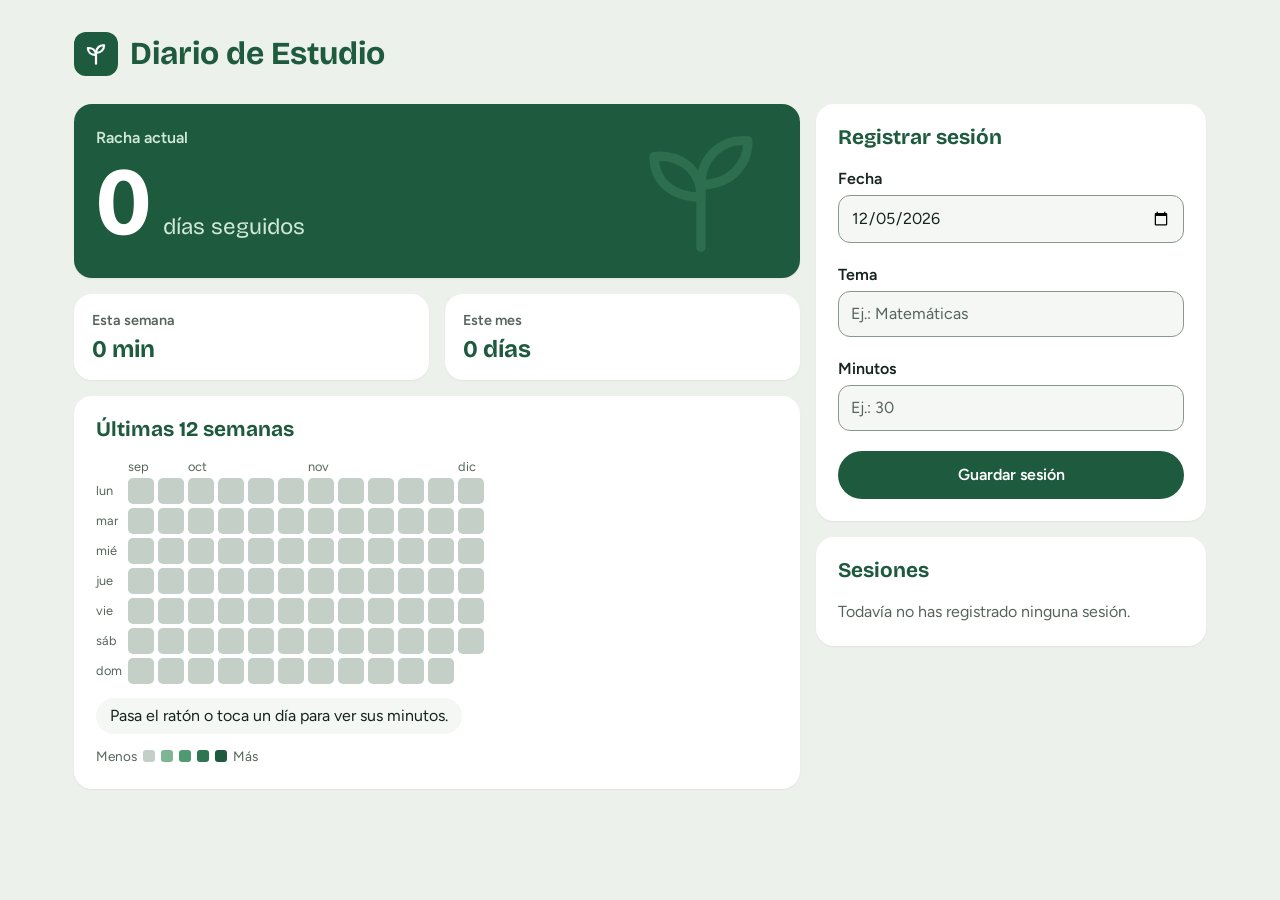
<file: index.html>
<!DOCTYPE html>
<html lang="es">
<head>
  <meta charset="UTF-8">
  <meta name="viewport" content="width=device-width, initial-scale=1.0">
  <title>Diario de Estudio</title>
  <link rel="preconnect" href="https://fonts.googleapis.com">
  <link rel="preconnect" href="https://fonts.gstatic.com" crossorigin>
  <link rel="stylesheet" href="https://fonts.googleapis.com/css2?family=Bricolage+Grotesque:opsz,wght@12..96,600;12..96,700&family=Figtree:wght@400;600&display=swap">
  <link rel="stylesheet" href="styles.css">
</head>
<body>
  <main class="contenedor">
    <header class="cabecera">
      <span class="logo" aria-hidden="true"><img src="icono-brote.svg" alt=""></span>
      <h1>Diario de Estudio</h1>
    </header>

    <div class="columnas">
      <!-- Izquierda en pantalla ancha: racha, cifras y mapa -->
      <div class="columna-principal">
        <section class="tarjeta racha">
          <p class="racha-titulo">Racha actual</p>
          <div class="racha-cifra">
            <p class="racha-numero"><span id="racha-dias">0</span></p>
            <p class="racha-texto" id="racha-texto">días seguidos</p>
          </div>
          <img class="racha-brote" src="brote-racha.svg" alt="">
        </section>

        <dl class="cifras">
          <div class="tarjeta cifra" id="mejor-racha" hidden>
            <dt>Mejor racha</dt>
            <dd id="mejor-racha-valor"></dd>
          </div>
          <div class="tarjeta cifra cifra-semana">
            <dt>Esta semana</dt>
            <dd id="minutos-semana"></dd>
          </div>
          <div class="tarjeta cifra cifra-mes">
            <dt>Este mes</dt>
            <dd id="dias-mes"></dd>
          </div>
        </dl>

        <section class="tarjeta">
          <h2 id="mapa-titulo">Últimas 12 semanas</h2>
          <div id="mapa" class="mapa" role="grid" aria-labelledby="mapa-titulo"></div>
          <p id="mapa-detalle" class="mapa-detalle"></p>
          <div id="mapa-leyenda" class="mapa-leyenda"></div>
        </section>
      </div>

      <!-- Derecha en pantalla ancha: formulario y sesiones -->
      <div class="columna-lateral">
        <section class="tarjeta">
          <h2>Registrar sesión</h2>
          <form id="formulario">
            <label for="fecha">Fecha</label>
            <input type="date" id="fecha" required>

            <label for="tema">Tema</label>
            <input type="text" id="tema" placeholder="Ej.: Matemáticas" required>

            <label for="minutos">Minutos</label>
            <input type="number" id="minutos" min="1" step="1" placeholder="Ej.: 30" required>

            <p class="error" id="error"></p>

            <button type="submit">Guardar sesión</button>
          </form>
        </section>

        <section class="tarjeta">
          <h2>Sesiones</h2>
          <p class="vacio" id="vacio">Todavía no has registrado ninguna sesión.</p>
          <ul class="lista" id="lista"></ul>
        </section>
      </div>
    </div>
  </main>

  <script src="logica.js"></script>
  <script src="app.js"></script>
</body>
</html>
</file>
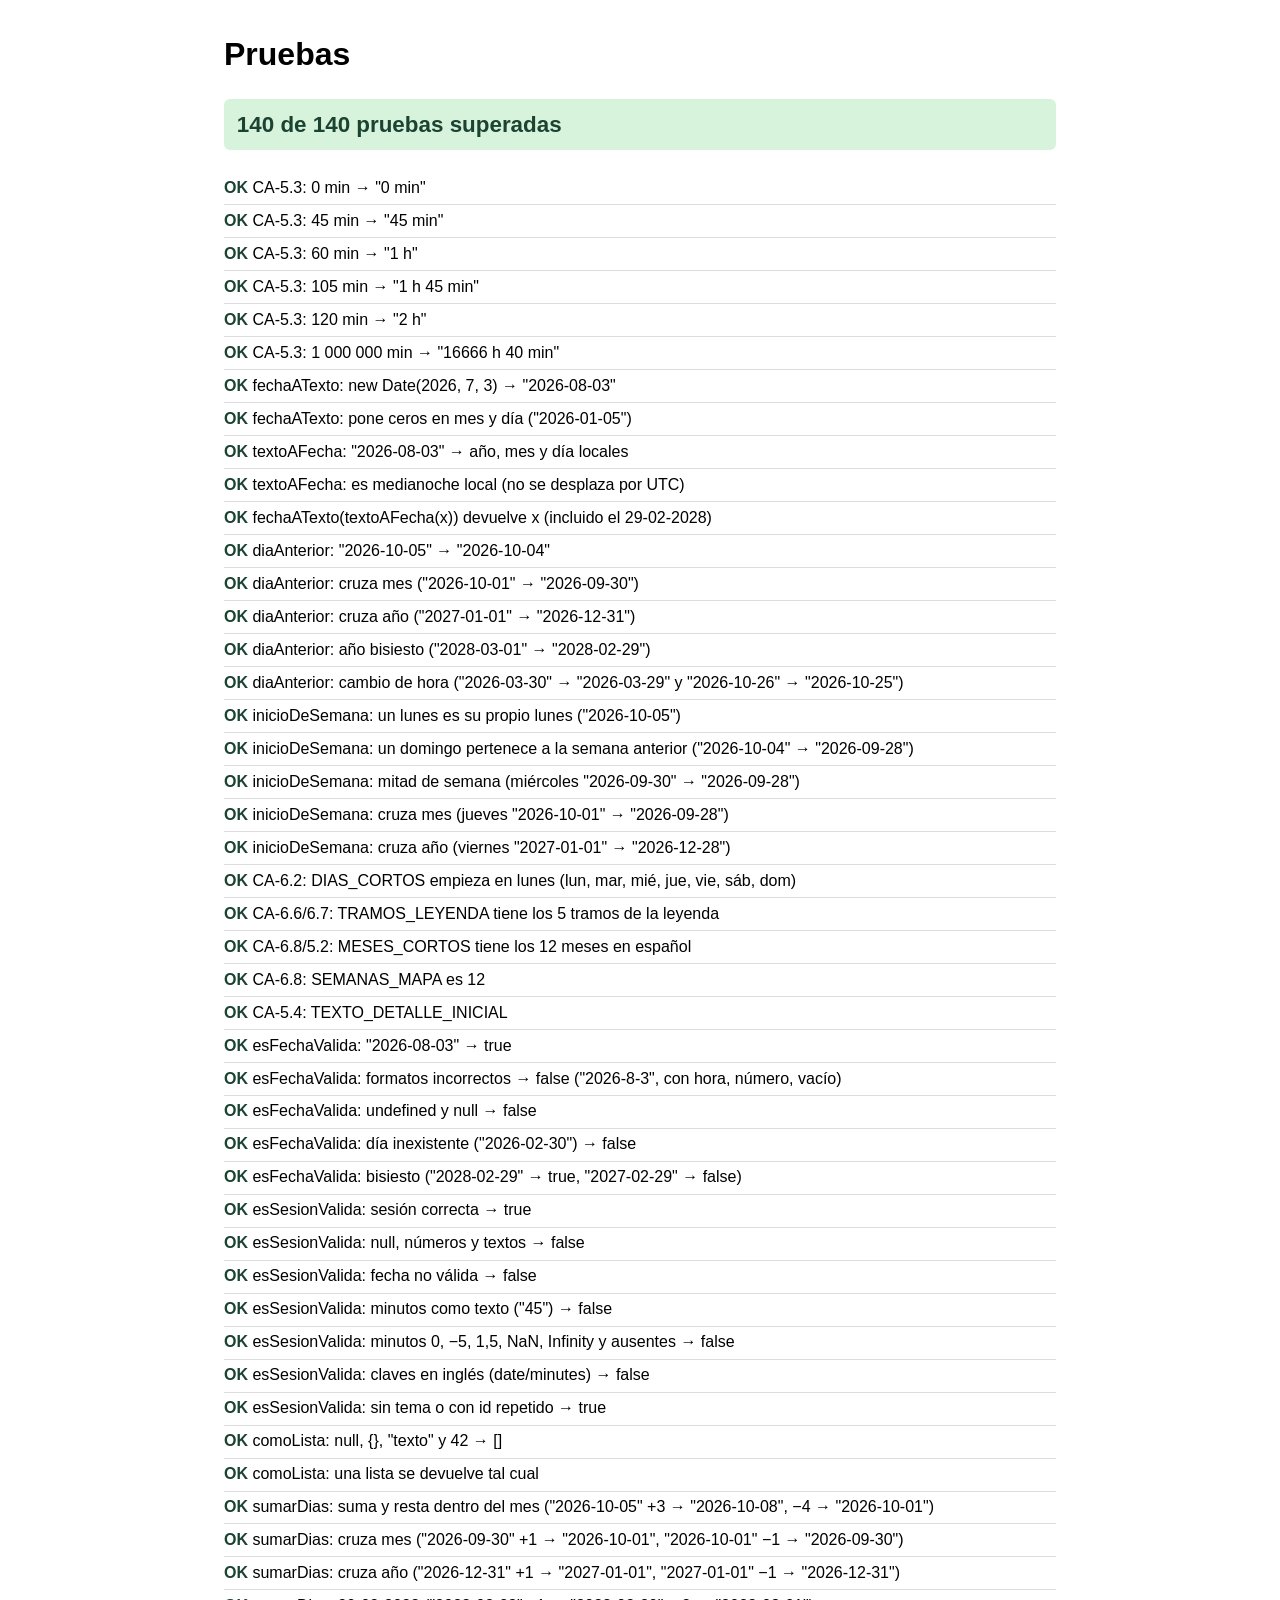
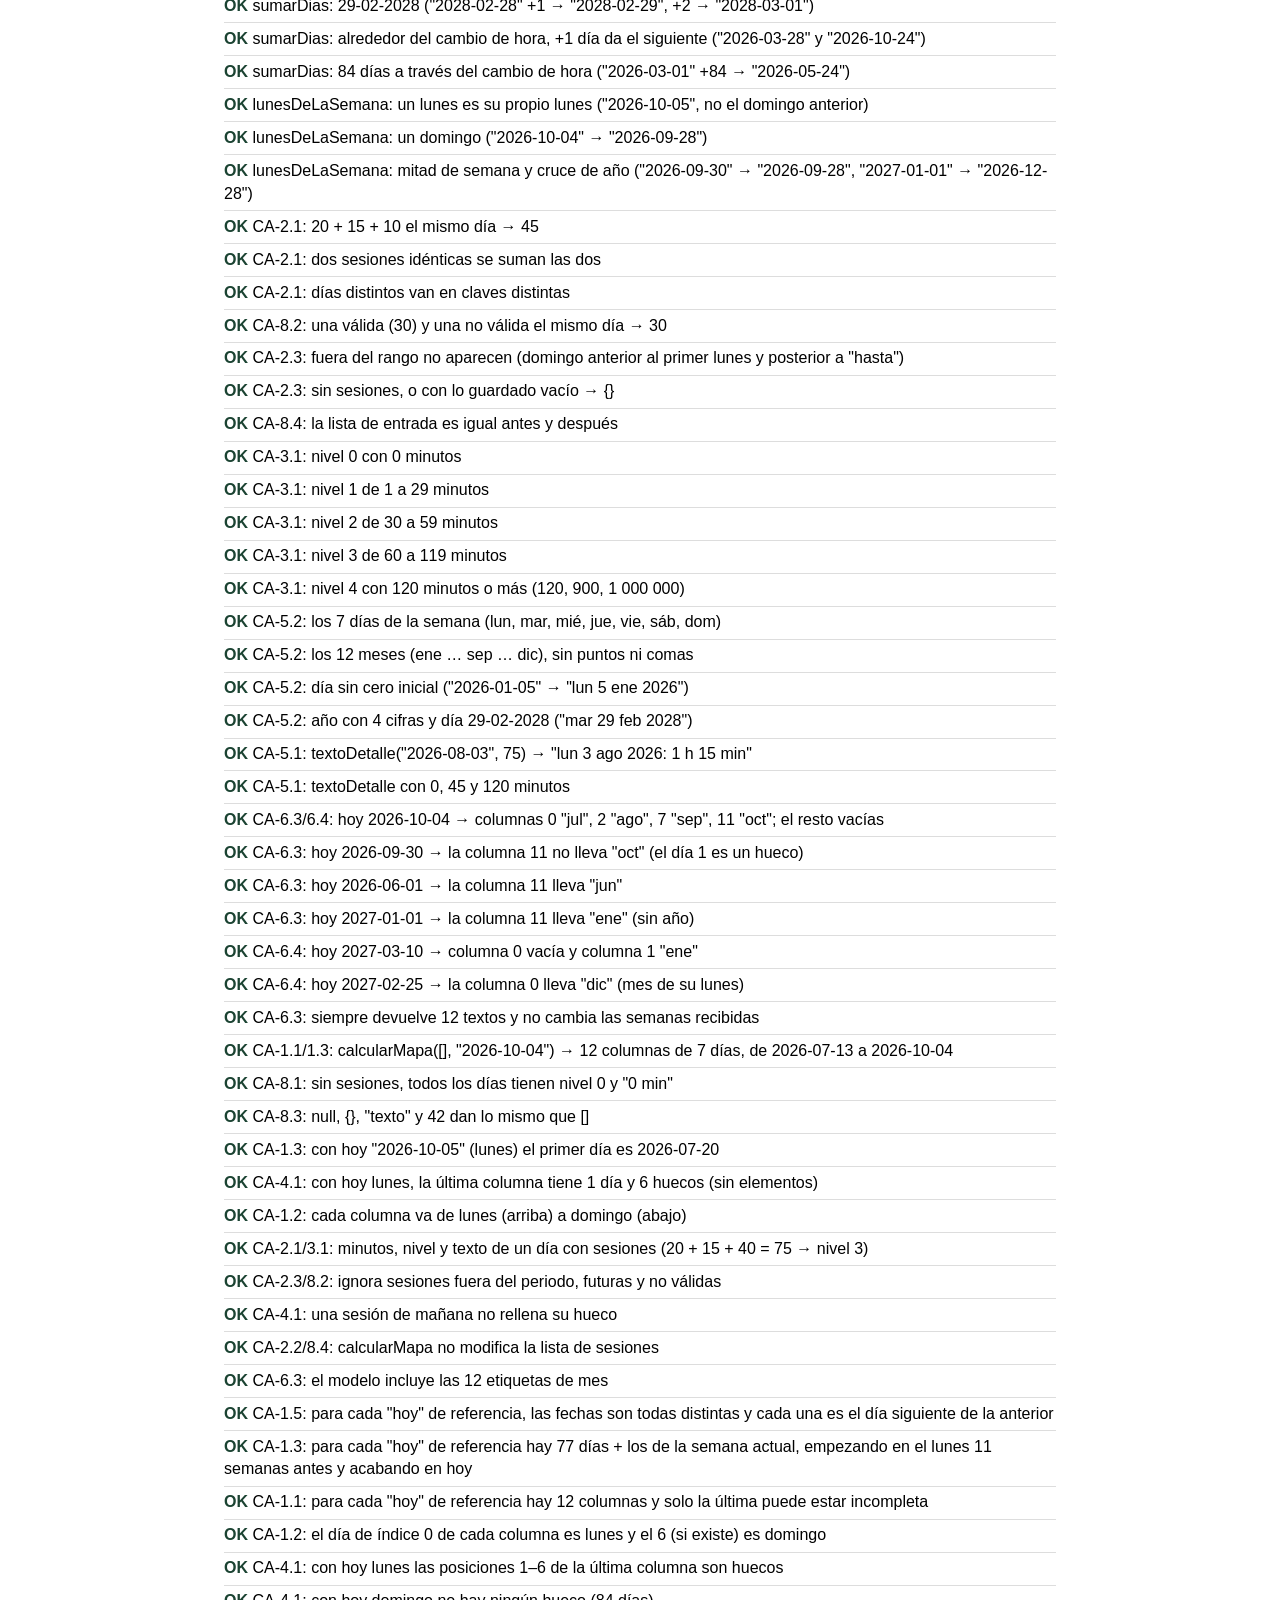
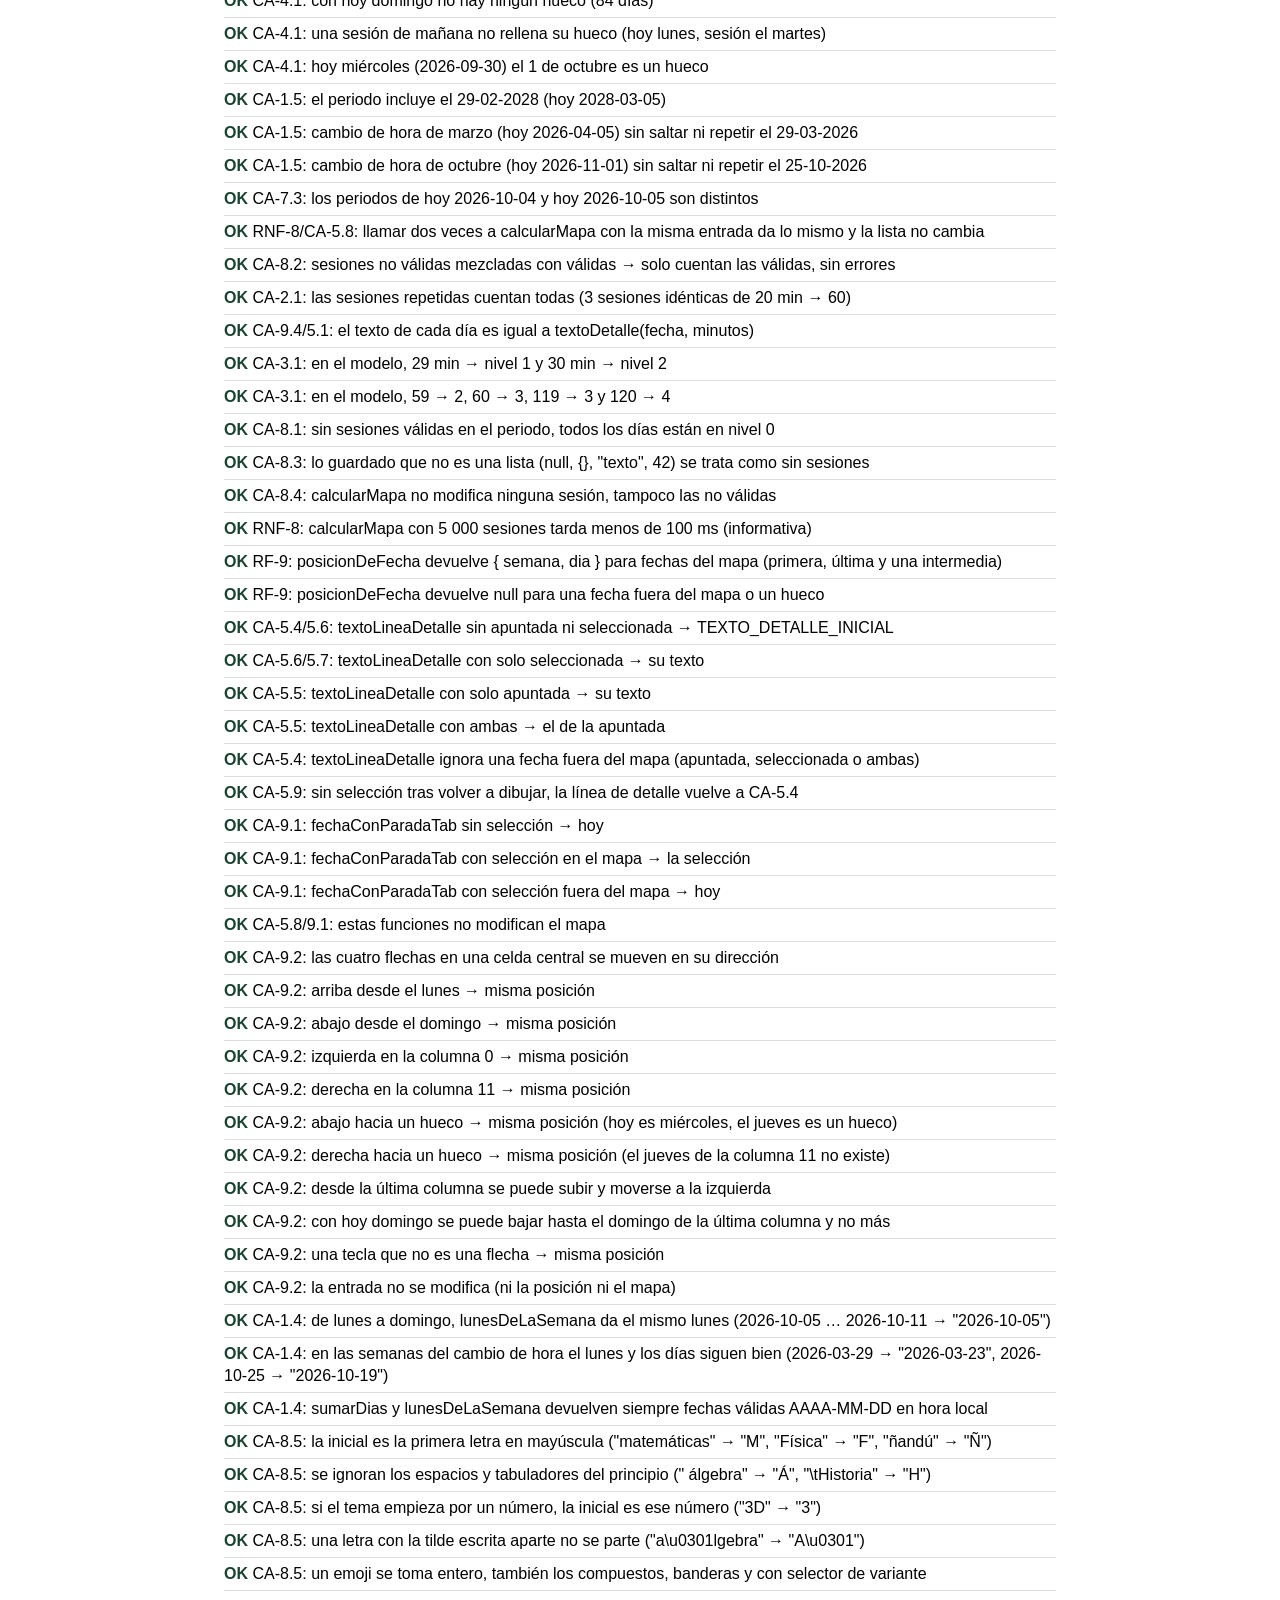
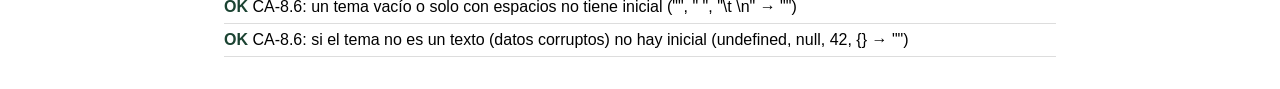
<file: tests.html>
<!DOCTYPE html>
<html lang="es">
<head>
  <meta charset="UTF-8">
  <meta name="viewport" content="width=device-width, initial-scale=1.0">
  <title>Pruebas — Diario de Estudio</title>
  <style>
    body { font-family: sans-serif; max-width: 52rem; margin: 2rem auto; padding: 0 1rem; line-height: 1.4; }
    #resumen { font-size: 1.4rem; font-weight: bold; padding: 0.6rem 0.8rem; border-radius: 6px; }
    #resumen.bien { background: #d8f3dc; color: #1b4332; }
    #resumen.mal { background: #ffd6d6; color: #8b0000; }
    ul { list-style: none; padding: 0; }
    li { padding: 0.3rem 0; border-bottom: 1px solid #ddd; }
    .ok { color: #1b4332; font-weight: bold; }
    .fallo { color: #8b0000; font-weight: bold; }
    pre { margin: 0.2rem 0 0 1rem; white-space: pre-wrap; }
  </style>
</head>
<body>
  <h1>Pruebas</h1>
  <p id="resumen">Ejecutando pruebas…</p>
  <ul id="resultados"></ul>

  <script src="logica.js"></script>
  <script>
    // ---------- Comprobador ----------

    const resultados = [];

    // Ejecuta una prueba. Si salta un error (por ejemplo, de igual), cuenta como fallo.
    function prueba(nombre, funcion) {
      try {
        funcion();
        resultados.push({ nombre: nombre, paso: true });
      } catch (error) {
        resultados.push({ nombre: nombre, paso: false, detalle: error.message });
        console.error("FALLO: " + nombre + "\n" + error.message);
      }
    }

    // Comprueba que dos valores son iguales (se comparan como JSON)
    function igual(obtenido, esperado) {
      const textoObtenido = JSON.stringify(obtenido);
      const textoEsperado = JSON.stringify(esperado);
      if (textoObtenido !== textoEsperado) {
        throw new Error("Obtenido: " + textoObtenido + "\nEsperado: " + textoEsperado);
      }
    }

    // Pinta el resumen y la lista de pruebas
    function mostrarResultados() {
      const superadas = resultados.filter((r) => r.paso).length;
      const resumen = document.getElementById("resumen");
      resumen.textContent = superadas + " de " + resultados.length + " pruebas superadas";
      resumen.className = superadas === resultados.length ? "bien" : "mal";

      const lista = document.getElementById("resultados");
      resultados.forEach((r) => {
        const elemento = document.createElement("li");

        const estado = document.createElement("span");
        estado.className = r.paso ? "ok" : "fallo";
        estado.textContent = r.paso ? "OK" : "FALLO";
        elemento.appendChild(estado);
        elemento.appendChild(document.createTextNode(" " + r.nombre));

        if (!r.paso) {
          const detalle = document.createElement("pre");
          detalle.textContent = r.detalle;
          elemento.appendChild(detalle);
        }
        lista.appendChild(elemento);
      });
    }

    // ---------- formatearMinutos (CA-5.3) ----------

    prueba("CA-5.3: 0 min → \"0 min\"", () => igual(formatearMinutos(0), "0 min"));
    prueba("CA-5.3: 45 min → \"45 min\"", () => igual(formatearMinutos(45), "45 min"));
    prueba("CA-5.3: 60 min → \"1 h\"", () => igual(formatearMinutos(60), "1 h"));
    prueba("CA-5.3: 105 min → \"1 h 45 min\"", () => igual(formatearMinutos(105), "1 h 45 min"));
    prueba("CA-5.3: 120 min → \"2 h\"", () => igual(formatearMinutos(120), "2 h"));
    prueba("CA-5.3: 1 000 000 min → \"16666 h 40 min\"", () =>
      igual(formatearMinutos(1000000), "16666 h 40 min"));

    // ---------- fechaATexto y textoAFecha ----------

    prueba("fechaATexto: new Date(2026, 7, 3) → \"2026-08-03\"", () =>
      igual(fechaATexto(new Date(2026, 7, 3)), "2026-08-03"));
    prueba("fechaATexto: pone ceros en mes y día (\"2026-01-05\")", () =>
      igual(fechaATexto(new Date(2026, 0, 5)), "2026-01-05"));
    prueba("textoAFecha: \"2026-08-03\" → año, mes y día locales", () => {
      const fecha = textoAFecha("2026-08-03");
      igual([fecha.getFullYear(), fecha.getMonth(), fecha.getDate()], [2026, 7, 3]);
    });
    prueba("textoAFecha: es medianoche local (no se desplaza por UTC)", () => {
      const fecha = textoAFecha("2026-10-05");
      igual([fecha.getHours(), fecha.getMinutes()], [0, 0]);
    });
    prueba("fechaATexto(textoAFecha(x)) devuelve x (incluido el 29-02-2028)", () => {
      ["2026-10-04", "2026-01-01", "2026-12-31", "2028-02-29"].forEach((texto) => {
        igual(fechaATexto(textoAFecha(texto)), texto);
      });
    });

    // ---------- diaAnterior ----------

    prueba("diaAnterior: \"2026-10-05\" → \"2026-10-04\"", () =>
      igual(fechaATexto(diaAnterior(textoAFecha("2026-10-05"))), "2026-10-04"));
    prueba("diaAnterior: cruza mes (\"2026-10-01\" → \"2026-09-30\")", () =>
      igual(fechaATexto(diaAnterior(textoAFecha("2026-10-01"))), "2026-09-30"));
    prueba("diaAnterior: cruza año (\"2027-01-01\" → \"2026-12-31\")", () =>
      igual(fechaATexto(diaAnterior(textoAFecha("2027-01-01"))), "2026-12-31"));
    prueba("diaAnterior: año bisiesto (\"2028-03-01\" → \"2028-02-29\")", () =>
      igual(fechaATexto(diaAnterior(textoAFecha("2028-03-01"))), "2028-02-29"));
    prueba("diaAnterior: cambio de hora (\"2026-03-30\" → \"2026-03-29\" y \"2026-10-26\" → \"2026-10-25\")", () => {
      igual(fechaATexto(diaAnterior(textoAFecha("2026-03-30"))), "2026-03-29");
      igual(fechaATexto(diaAnterior(textoAFecha("2026-10-26"))), "2026-10-25");
    });

    // ---------- inicioDeSemana ----------

    prueba("inicioDeSemana: un lunes es su propio lunes (\"2026-10-05\")", () =>
      igual(fechaATexto(inicioDeSemana(textoAFecha("2026-10-05"))), "2026-10-05"));
    prueba("inicioDeSemana: un domingo pertenece a la semana anterior (\"2026-10-04\" → \"2026-09-28\")", () =>
      igual(fechaATexto(inicioDeSemana(textoAFecha("2026-10-04"))), "2026-09-28"));
    prueba("inicioDeSemana: mitad de semana (miércoles \"2026-09-30\" → \"2026-09-28\")", () =>
      igual(fechaATexto(inicioDeSemana(textoAFecha("2026-09-30"))), "2026-09-28"));
    prueba("inicioDeSemana: cruza mes (jueves \"2026-10-01\" → \"2026-09-28\")", () =>
      igual(fechaATexto(inicioDeSemana(textoAFecha("2026-10-01"))), "2026-09-28"));
    prueba("inicioDeSemana: cruza año (viernes \"2027-01-01\" → \"2026-12-28\")", () =>
      igual(fechaATexto(inicioDeSemana(textoAFecha("2027-01-01"))), "2026-12-28"));

    // ---------- Constantes de texto ----------

    prueba("CA-6.2: DIAS_CORTOS empieza en lunes (lun, mar, mié, jue, vie, sáb, dom)", () =>
      igual(DIAS_CORTOS, ["lun", "mar", "mié", "jue", "vie", "sáb", "dom"]));
    prueba("CA-6.6/6.7: TRAMOS_LEYENDA tiene los 5 tramos de la leyenda", () =>
      igual(TRAMOS_LEYENDA, ["0 min", "1–29 min", "30–59 min", "60–119 min", "120 min o más"]));
    prueba("CA-6.8/5.2: MESES_CORTOS tiene los 12 meses en español", () =>
      igual(MESES_CORTOS, ["ene", "feb", "mar", "abr", "may", "jun", "jul", "ago", "sep", "oct", "nov", "dic"]));
    prueba("CA-6.8: SEMANAS_MAPA es 12", () => igual(SEMANAS_MAPA, 12));
    prueba("CA-5.4: TEXTO_DETALLE_INICIAL", () =>
      igual(TEXTO_DETALLE_INICIAL, "Pasa el ratón o toca un día para ver sus minutos."));

    // ---------- esFechaValida ----------

    prueba("esFechaValida: \"2026-08-03\" → true", () => igual(esFechaValida("2026-08-03"), true));
    prueba("esFechaValida: formatos incorrectos → false (\"2026-8-3\", con hora, número, vacío)", () => {
      igual(esFechaValida("2026-8-3"), false);
      igual(esFechaValida("2026-08-03T10:00"), false);
      igual(esFechaValida(20260803), false);
      igual(esFechaValida(""), false);
    });
    prueba("esFechaValida: undefined y null → false", () => {
      igual(esFechaValida(undefined), false);
      igual(esFechaValida(null), false);
    });
    prueba("esFechaValida: día inexistente (\"2026-02-30\") → false", () =>
      igual(esFechaValida("2026-02-30"), false));
    prueba("esFechaValida: bisiesto (\"2028-02-29\" → true, \"2027-02-29\" → false)", () => {
      igual(esFechaValida("2028-02-29"), true);
      igual(esFechaValida("2027-02-29"), false);
    });

    // ---------- esSesionValida ----------

    prueba("esSesionValida: sesión correcta → true", () =>
      igual(esSesionValida({ id: 1, fecha: "2026-08-03", tema: "JS", minutos: 45 }), true));
    prueba("esSesionValida: null, números y textos → false", () => {
      igual(esSesionValida(null), false);
      igual(esSesionValida(undefined), false);
      igual(esSesionValida(42), false);
      igual(esSesionValida("texto"), false);
    });
    prueba("esSesionValida: fecha no válida → false", () => {
      igual(esSesionValida({ fecha: "2026-02-30", minutos: 45 }), false);
      igual(esSesionValida({ fecha: "2026-8-3", minutos: 45 }), false);
      igual(esSesionValida({ minutos: 45 }), false);
    });
    prueba("esSesionValida: minutos como texto (\"45\") → false", () =>
      igual(esSesionValida({ fecha: "2026-08-03", minutos: "45" }), false));
    prueba("esSesionValida: minutos 0, −5, 1,5, NaN, Infinity y ausentes → false", () => {
      igual(esSesionValida({ fecha: "2026-08-03", minutos: 0 }), false);
      igual(esSesionValida({ fecha: "2026-08-03", minutos: -5 }), false);
      igual(esSesionValida({ fecha: "2026-08-03", minutos: 1.5 }), false);
      igual(esSesionValida({ fecha: "2026-08-03", minutos: NaN }), false);
      igual(esSesionValida({ fecha: "2026-08-03", minutos: Infinity }), false);
      igual(esSesionValida({ fecha: "2026-08-03" }), false);
    });
    prueba("esSesionValida: claves en inglés (date/minutes) → false", () =>
      igual(esSesionValida({ date: "2026-08-03", minutes: 45 }), false));
    prueba("esSesionValida: sin tema o con id repetido → true", () => {
      igual(esSesionValida({ fecha: "2026-08-03", minutos: 45 }), true);
      igual(esSesionValida({ id: 7, fecha: "2026-08-03", minutos: 45 }), true);
      igual(esSesionValida({ id: 7, fecha: "2026-08-04", minutos: 10 }), true);
    });

    // ---------- comoLista ----------

    prueba("comoLista: null, {}, \"texto\" y 42 → []", () => {
      igual(comoLista(null), []);
      igual(comoLista({}), []);
      igual(comoLista("texto"), []);
      igual(comoLista(42), []);
      igual(comoLista(undefined), []);
    });
    prueba("comoLista: una lista se devuelve tal cual", () => {
      const lista = [{ fecha: "2026-08-03", minutos: 45 }];
      igual(comoLista(lista), lista);
      igual(comoLista([]), []);
    });

    // ---------- sumarDias ----------

    prueba("sumarDias: suma y resta dentro del mes (\"2026-10-05\" +3 → \"2026-10-08\", −4 → \"2026-10-01\")", () => {
      igual(sumarDias("2026-10-05", 3), "2026-10-08");
      igual(sumarDias("2026-10-05", -4), "2026-10-01");
      igual(sumarDias("2026-10-05", 0), "2026-10-05");
    });
    prueba("sumarDias: cruza mes (\"2026-09-30\" +1 → \"2026-10-01\", \"2026-10-01\" −1 → \"2026-09-30\")", () => {
      igual(sumarDias("2026-09-30", 1), "2026-10-01");
      igual(sumarDias("2026-10-01", -1), "2026-09-30");
    });
    prueba("sumarDias: cruza año (\"2026-12-31\" +1 → \"2027-01-01\", \"2027-01-01\" −1 → \"2026-12-31\")", () => {
      igual(sumarDias("2026-12-31", 1), "2027-01-01");
      igual(sumarDias("2027-01-01", -1), "2026-12-31");
    });
    prueba("sumarDias: 29-02-2028 (\"2028-02-28\" +1 → \"2028-02-29\", +2 → \"2028-03-01\")", () => {
      igual(sumarDias("2028-02-28", 1), "2028-02-29");
      igual(sumarDias("2028-02-28", 2), "2028-03-01");
    });
    prueba("sumarDias: alrededor del cambio de hora, +1 día da el siguiente (\"2026-03-28\" y \"2026-10-24\")", () => {
      igual(sumarDias("2026-03-28", 1), "2026-03-29");
      igual(sumarDias("2026-03-29", 1), "2026-03-30");
      igual(sumarDias("2026-10-24", 1), "2026-10-25");
      igual(sumarDias("2026-10-25", 1), "2026-10-26");
    });
    prueba("sumarDias: 84 días a través del cambio de hora (\"2026-03-01\" +84 → \"2026-05-24\")", () =>
      igual(sumarDias("2026-03-01", 84), "2026-05-24"));

    // ---------- lunesDeLaSemana ----------

    prueba("lunesDeLaSemana: un lunes es su propio lunes (\"2026-10-05\", no el domingo anterior)", () =>
      igual(lunesDeLaSemana("2026-10-05"), "2026-10-05"));
    prueba("lunesDeLaSemana: un domingo (\"2026-10-04\" → \"2026-09-28\")", () =>
      igual(lunesDeLaSemana("2026-10-04"), "2026-09-28"));
    prueba("lunesDeLaSemana: mitad de semana y cruce de año (\"2026-09-30\" → \"2026-09-28\", \"2027-01-01\" → \"2026-12-28\")", () => {
      igual(lunesDeLaSemana("2026-09-30"), "2026-09-28");
      igual(lunesDeLaSemana("2027-01-01"), "2026-12-28");
    });

    // ---------- calcularMinutosPorDia ----------

    prueba("CA-2.1: 20 + 15 + 10 el mismo día → 45", () =>
      igual(calcularMinutosPorDia([
        { id: 1, fecha: "2026-10-05", tema: "a", minutos: 20 },
        { id: 2, fecha: "2026-10-05", tema: "b", minutos: 15 },
        { id: 3, fecha: "2026-10-05", tema: "c", minutos: 10 }
      ], "2026-07-20", "2026-10-05"), { "2026-10-05": 45 }));
    prueba("CA-2.1: dos sesiones idénticas se suman las dos", () => {
      const sesion = { id: 1, fecha: "2026-10-05", tema: "a", minutos: 30 };
      igual(calcularMinutosPorDia([sesion, sesion], "2026-07-20", "2026-10-05"), { "2026-10-05": 60 });
    });
    prueba("CA-2.1: días distintos van en claves distintas", () =>
      igual(calcularMinutosPorDia([
        { fecha: "2026-10-04", minutos: 20 },
        { fecha: "2026-10-05", minutos: 15 }
      ], "2026-07-20", "2026-10-05"), { "2026-10-04": 20, "2026-10-05": 15 }));
    prueba("CA-8.2: una válida (30) y una no válida el mismo día → 30", () =>
      igual(calcularMinutosPorDia([
        { fecha: "2026-10-05", minutos: 30 },
        { fecha: "2026-10-05", minutos: "45" },
        { fecha: "2026-10-05", minutos: -5 },
        null
      ], "2026-07-20", "2026-10-05"), { "2026-10-05": 30 }));
    prueba("CA-2.3: fuera del rango no aparecen (domingo anterior al primer lunes y posterior a \"hasta\")", () =>
      igual(calcularMinutosPorDia([
        { fecha: "2026-07-19", minutos: 10 },
        { fecha: "2026-10-06", minutos: 20 },
        { fecha: "2026-07-20", minutos: 30 },
        { fecha: "2026-10-05", minutos: 40 }
      ], "2026-07-20", "2026-10-05"), { "2026-07-20": 30, "2026-10-05": 40 }));
    prueba("CA-2.3: sin sesiones, o con lo guardado vacío → {}", () => {
      igual(calcularMinutosPorDia([], "2026-07-20", "2026-10-05"), {});
      igual(calcularMinutosPorDia([{ fecha: "2026-01-01", minutos: 10 }], "2026-07-20", "2026-10-05"), {});
    });
    prueba("CA-8.4: la lista de entrada es igual antes y después", () => {
      const lista = [
        { id: 1, fecha: "2026-10-05", tema: "a", minutos: 20 },
        { id: 2, fecha: "2026-10-05", tema: "b", minutos: "mal" },
        { id: 3, fecha: "2020-01-01", tema: "c", minutos: 10 }
      ];
      const antes = JSON.stringify(lista);
      calcularMinutosPorDia(lista, "2026-07-20", "2026-10-05");
      igual(JSON.stringify(lista), antes);
    });

    // ---------- calcularNivel ----------

    prueba("CA-3.1: nivel 0 con 0 minutos", () => igual(calcularNivel(0), 0));
    prueba("CA-3.1: nivel 1 de 1 a 29 minutos", () => {
      igual(calcularNivel(1), 1);
      igual(calcularNivel(29), 1);
    });
    prueba("CA-3.1: nivel 2 de 30 a 59 minutos", () => {
      igual(calcularNivel(30), 2);
      igual(calcularNivel(59), 2);
    });
    prueba("CA-3.1: nivel 3 de 60 a 119 minutos", () => {
      igual(calcularNivel(60), 3);
      igual(calcularNivel(119), 3);
    });
    prueba("CA-3.1: nivel 4 con 120 minutos o más (120, 900, 1 000 000)", () => {
      igual(calcularNivel(120), 4);
      igual(calcularNivel(900), 4);
      igual(calcularNivel(1000000), 4);
    });

    // ---------- formatearFechaCorta y textoDetalle ----------

    prueba("CA-5.2: los 7 días de la semana (lun, mar, mié, jue, vie, sáb, dom)", () => {
        igual(formatearFechaCorta("2026-10-05"), "lun 5 oct 2026");
        igual(formatearFechaCorta("2026-10-06"), "mar 6 oct 2026");
        igual(formatearFechaCorta("2026-10-07"), "mié 7 oct 2026");
        igual(formatearFechaCorta("2026-10-08"), "jue 8 oct 2026");
        igual(formatearFechaCorta("2026-10-09"), "vie 9 oct 2026");
        igual(formatearFechaCorta("2026-10-10"), "sáb 10 oct 2026");
        igual(formatearFechaCorta("2026-10-11"), "dom 11 oct 2026");
    });
    prueba("CA-5.2: los 12 meses (ene … sep … dic), sin puntos ni comas", () => {
        igual(formatearFechaCorta("2026-01-15"), "jue 15 ene 2026");
        igual(formatearFechaCorta("2026-02-15"), "dom 15 feb 2026");
        igual(formatearFechaCorta("2026-03-15"), "dom 15 mar 2026");
        igual(formatearFechaCorta("2026-04-15"), "mié 15 abr 2026");
        igual(formatearFechaCorta("2026-05-15"), "vie 15 may 2026");
        igual(formatearFechaCorta("2026-06-15"), "lun 15 jun 2026");
        igual(formatearFechaCorta("2026-07-15"), "mié 15 jul 2026");
        igual(formatearFechaCorta("2026-08-15"), "sáb 15 ago 2026");
        igual(formatearFechaCorta("2026-09-15"), "mar 15 sep 2026");
        igual(formatearFechaCorta("2026-10-15"), "jue 15 oct 2026");
        igual(formatearFechaCorta("2026-11-15"), "dom 15 nov 2026");
        igual(formatearFechaCorta("2026-12-15"), "mar 15 dic 2026");
    });
    prueba("CA-5.2: día sin cero inicial (\"2026-01-05\" → \"lun 5 ene 2026\")", () =>
      igual(formatearFechaCorta("2026-01-05"), "lun 5 ene 2026"));
    prueba("CA-5.2: año con 4 cifras y día 29-02-2028 (\"mar 29 feb 2028\")", () =>
      igual(formatearFechaCorta("2028-02-29"), "mar 29 feb 2028"));
    prueba("CA-5.1: textoDetalle(\"2026-08-03\", 75) → \"lun 3 ago 2026: 1 h 15 min\"", () =>
      igual(textoDetalle("2026-08-03", 75), "lun 3 ago 2026: 1 h 15 min"));
    prueba("CA-5.1: textoDetalle con 0, 45 y 120 minutos", () => {
      igual(textoDetalle("2026-08-03", 0), "lun 3 ago 2026: 0 min");
      igual(textoDetalle("2026-08-03", 45), "lun 3 ago 2026: 45 min");
      igual(textoDetalle("2026-08-03", 120), "lun 3 ago 2026: 2 h");
    });

    // ---------- calcularEtiquetasMes ----------

    // Construye a mano las 12 columnas del mapa hasta "hoy" (como hará calcularMapa):
    // cada columna es una lista de días { fecha }; los huecos (días futuros) no existen.
    function semanasHasta(hoy) {
      const primerDia = sumarDias(lunesDeLaSemana(hoy), -(SEMANAS_MAPA - 1) * 7);
      const semanas = [];
      for (let s = 0; s < SEMANAS_MAPA; s++) {
        const columna = [];
        for (let d = 0; d < 7; d++) {
          const fecha = sumarDias(primerDia, s * 7 + d);
          if (fecha <= hoy) {
            columna.push({ fecha: fecha });
          }
        }
        semanas.push(columna);
      }
      return semanas;
    }
    // Crea la lista esperada de 12 textos: vacía salvo las columnas indicadas
    function etiquetasEsperadas(columnasConMes) {
      const esperadas = [];
      for (let s = 0; s < SEMANAS_MAPA; s++) {
        esperadas.push(columnasConMes[s] || "");
      }
      return esperadas;
    }

    prueba("CA-6.3/6.4: hoy 2026-10-04 → columnas 0 \"jul\", 2 \"ago\", 7 \"sep\", 11 \"oct\"; el resto vacías", () =>
      igual(calcularEtiquetasMes(semanasHasta("2026-10-04")),
        etiquetasEsperadas({ 0: "jul", 2: "ago", 7: "sep", 11: "oct" })));
    prueba("CA-6.3: hoy 2026-09-30 → la columna 11 no lleva \"oct\" (el día 1 es un hueco)", () => {
      const etiquetas = calcularEtiquetasMes(semanasHasta("2026-09-30"));
      igual(etiquetas[11], "");
      igual(etiquetas, etiquetasEsperadas({ 0: "jul", 2: "ago", 7: "sep" }));
    });
    prueba("CA-6.3: hoy 2026-06-01 → la columna 11 lleva \"jun\"", () =>
      igual(calcularEtiquetasMes(semanasHasta("2026-06-01"))[11], "jun"));
    prueba("CA-6.3: hoy 2027-01-01 → la columna 11 lleva \"ene\" (sin año)", () =>
      igual(calcularEtiquetasMes(semanasHasta("2027-01-01"))[11], "ene"));
    prueba("CA-6.4: hoy 2027-03-10 → columna 0 vacía y columna 1 \"ene\"", () => {
      const etiquetas = calcularEtiquetasMes(semanasHasta("2027-03-10"));
      igual(etiquetas[0], "");
      igual(etiquetas[1], "ene");
    });
    prueba("CA-6.4: hoy 2027-02-25 → la columna 0 lleva \"dic\" (mes de su lunes)", () =>
      igual(calcularEtiquetasMes(semanasHasta("2027-02-25"))[0], "dic"));
    prueba("CA-6.3: siempre devuelve 12 textos y no cambia las semanas recibidas", () => {
      const semanas = semanasHasta("2026-10-04");
      const antes = JSON.stringify(semanas);
      igual(calcularEtiquetasMes(semanas).length, 12);
      igual(JSON.stringify(semanas), antes);
    });

    // ---------- calcularMapa ----------

    // Todos los días del mapa, en orden (columna a columna, de lunes a domingo)
    function diasDelMapa(mapa) {
      return [].concat(...mapa.semanas);
    }

    prueba("CA-1.1/1.3: calcularMapa([], \"2026-10-04\") → 12 columnas de 7 días, de 2026-07-13 a 2026-10-04", () => {
      const mapa = calcularMapa([], "2026-10-04");
      const dias = diasDelMapa(mapa);
      igual(mapa.semanas.length, 12);
      igual(mapa.semanas.map((columna) => columna.length), [7, 7, 7, 7, 7, 7, 7, 7, 7, 7, 7, 7]);
      igual(dias[0].fecha, "2026-07-13");
      igual(dias[dias.length - 1].fecha, "2026-10-04");
    });
    prueba("CA-8.1: sin sesiones, todos los días tienen nivel 0 y \"0 min\"", () => {
      const dias = diasDelMapa(calcularMapa([], "2026-10-04"));
      igual(dias.every((dia) => dia.minutos === 0 && dia.nivel === 0), true);
      igual(dias.every((dia) => dia.texto.endsWith(": 0 min")), true);
      igual(dias[0].texto, "lun 13 jul 2026: 0 min");
    });
    prueba("CA-8.3: null, {}, \"texto\" y 42 dan lo mismo que []", () => {
      const esperado = JSON.stringify(calcularMapa([], "2026-10-04"));
      [null, undefined, {}, "texto", 42].forEach((valor) => {
        igual(JSON.stringify(calcularMapa(valor, "2026-10-04")), esperado);
      });
    });
    prueba("CA-1.3: con hoy \"2026-10-05\" (lunes) el primer día es 2026-07-20", () => {
      const dias = diasDelMapa(calcularMapa([], "2026-10-05"));
      igual(dias[0].fecha, "2026-07-20");
      igual(dias[dias.length - 1].fecha, "2026-10-05");
    });
    prueba("CA-4.1: con hoy lunes, la última columna tiene 1 día y 6 huecos (sin elementos)", () => {
      const mapa = calcularMapa([], "2026-10-05");
      igual(mapa.semanas[11].length, 1);
      igual(mapa.semanas[10].length, 7);
    });
    prueba("CA-1.2: cada columna va de lunes (arriba) a domingo (abajo)", () => {
      const mapa = calcularMapa([], "2026-10-04");
      mapa.semanas.forEach((columna) => {
        igual(columna.map((dia) => formatearFechaCorta(dia.fecha).slice(0, 3)),
          ["lun", "mar", "mié", "jue", "vie", "sáb", "dom"]);
      });
    });
    prueba("CA-2.1/3.1: minutos, nivel y texto de un día con sesiones (20 + 15 + 40 = 75 → nivel 3)", () => {
      const sesiones = [
        { id: 1, fecha: "2026-08-03", tema: "a", minutos: 20 },
        { id: 2, fecha: "2026-08-03", tema: "b", minutos: 15 },
        { id: 3, fecha: "2026-08-03", tema: "c", minutos: 40 }
      ];
      const dia = diasDelMapa(calcularMapa(sesiones, "2026-10-04")).find((d) => d.fecha === "2026-08-03");
      igual(dia, { fecha: "2026-08-03", minutos: 75, nivel: 3, texto: "lun 3 ago 2026: 1 h 15 min" });
    });
    prueba("CA-2.3/8.2: ignora sesiones fuera del periodo, futuras y no válidas", () => {
      const sesiones = [
        { fecha: "2026-07-12", minutos: 30 },
        { fecha: "2026-10-05", minutos: 30 },
        { fecha: "2026-09-01", minutos: "45" },
        { fecha: "2026-09-02", minutos: 10 }
      ];
      const dias = diasDelMapa(calcularMapa(sesiones, "2026-10-04"));
      igual(dias.filter((dia) => dia.minutos > 0).map((dia) => dia.fecha), ["2026-09-02"]);
    });
    prueba("CA-4.1: una sesión de mañana no rellena su hueco", () => {
      const mapa = calcularMapa([{ fecha: "2026-10-06", minutos: 60 }], "2026-10-05");
      igual(mapa.semanas[11].length, 1);
      igual(mapa.semanas[11][0].minutos, 0);
    });
    prueba("CA-2.2/8.4: calcularMapa no modifica la lista de sesiones", () => {
      const sesiones = [{ id: 1, fecha: "2026-08-03", tema: "a", minutos: 20 }, null, { fecha: "mal", minutos: 5 }];
      const antes = JSON.stringify(sesiones);
      calcularMapa(sesiones, "2026-10-04");
      igual(JSON.stringify(sesiones), antes);
    });
    prueba("CA-6.3: el modelo incluye las 12 etiquetas de mes", () => {
      const mapa = calcularMapa([], "2026-10-04");
      igual(mapa.etiquetasMes, calcularEtiquetasMes(mapa.semanas));
      igual(mapa.etiquetasMes.length, 12);
    });

    // ---------- Modelo del mapa: periodo, huecos y fechas especiales ----------

    const HOYS_DE_REFERENCIA = [
      "2026-10-04", "2026-10-05", "2026-09-30", "2026-06-01", "2027-01-01",
      "2027-02-25", "2027-03-10", "2028-03-05", "2026-04-05", "2026-11-01"
    ];

    prueba("CA-1.5: para cada \"hoy\" de referencia, las fechas son todas distintas y cada una es el día siguiente de la anterior", () => {
      HOYS_DE_REFERENCIA.forEach((hoy) => {
        const fechas = diasDelMapa(calcularMapa([], hoy)).map((dia) => dia.fecha);
        igual(new Set(fechas).size, fechas.length);
        for (let i = 1; i < fechas.length; i++) {
          igual([hoy, fechas[i]], [hoy, sumarDias(fechas[i - 1], 1)]);
        }
      });
    });
    prueba("CA-1.3: para cada \"hoy\" de referencia hay 77 días + los de la semana actual, empezando en el lunes 11 semanas antes y acabando en hoy", () => {
      HOYS_DE_REFERENCIA.forEach((hoy) => {
        const fechas = diasDelMapa(calcularMapa([], hoy)).map((dia) => dia.fecha);
        const diasSemanaActual = (textoAFecha(hoy).getDay() + 6) % 7 + 1;
        igual([hoy, fechas.length], [hoy, 77 + diasSemanaActual]);
        igual([hoy, fechas[0]], [hoy, sumarDias(lunesDeLaSemana(hoy), -77)]);
        igual([hoy, fechas[fechas.length - 1]], [hoy, hoy]);
      });
    });
    prueba("CA-1.1: para cada \"hoy\" de referencia hay 12 columnas y solo la última puede estar incompleta", () => {
      HOYS_DE_REFERENCIA.forEach((hoy) => {
        const columnas = calcularMapa([], hoy).semanas;
        igual([hoy, columnas.length], [hoy, 12]);
        columnas.slice(0, 11).forEach((columna) => igual([hoy, columna.length], [hoy, 7]));
      });
    });
    prueba("CA-1.2: el día de índice 0 de cada columna es lunes y el 6 (si existe) es domingo", () => {
      HOYS_DE_REFERENCIA.forEach((hoy) => {
        calcularMapa([], hoy).semanas.forEach((columna) => {
          igual([hoy, formatearFechaCorta(columna[0].fecha).slice(0, 3)], [hoy, "lun"]);
          if (columna.length === 7) {
            igual([hoy, formatearFechaCorta(columna[6].fecha).slice(0, 3)], [hoy, "dom"]);
          }
        });
      });
    });
    prueba("CA-4.1: con hoy lunes las posiciones 1–6 de la última columna son huecos", () => {
      ["2026-10-05", "2026-06-01"].forEach((hoy) => {
        const ultima = calcularMapa([], hoy).semanas[11];
        igual([hoy, ultima.length], [hoy, 1]);
        for (let posicion = 1; posicion <= 6; posicion++) {
          igual([hoy, ultima[posicion]], [hoy, undefined]);
        }
      });
    });
    prueba("CA-4.1: con hoy domingo no hay ningún hueco (84 días)", () => {
      ["2026-10-04", "2027-02-21"].forEach((hoy) => {
        const mapa = calcularMapa([], hoy);
        igual([hoy, mapa.semanas.every((columna) => columna.length === 7)], [hoy, true]);
        igual([hoy, diasDelMapa(mapa).length], [hoy, 84]);
      });
    });
    prueba("CA-4.1: una sesión de mañana no rellena su hueco (hoy lunes, sesión el martes)", () => {
      const mapa = calcularMapa([{ fecha: "2026-10-06", minutos: 90 }], "2026-10-05");
      igual(mapa.semanas[11].length, 1);
      igual(diasDelMapa(mapa).filter((dia) => dia.minutos > 0), []);
    });
    prueba("CA-4.1: hoy miércoles (2026-09-30) el 1 de octubre es un hueco", () => {
      const fechas = diasDelMapa(calcularMapa([], "2026-09-30")).map((dia) => dia.fecha);
      igual(fechas.includes("2026-10-01"), false);
      igual(fechas[fechas.length - 1], "2026-09-30");
    });
    prueba("CA-1.5: el periodo incluye el 29-02-2028 (hoy 2028-03-05)", () => {
      const fechas = diasDelMapa(calcularMapa([], "2028-03-05")).map((dia) => dia.fecha);
      igual(fechas.includes("2028-02-29"), true);
      igual(fechas.indexOf("2028-03-01") - fechas.indexOf("2028-02-29"), 1);
    });
    prueba("CA-1.5: cambio de hora de marzo (hoy 2026-04-05) sin saltar ni repetir el 29-03-2026", () => {
      const fechas = diasDelMapa(calcularMapa([], "2026-04-05")).map((dia) => dia.fecha);
      igual(fechas.filter((fecha) => fecha === "2026-03-29").length, 1);
      igual(fechas.slice(fechas.indexOf("2026-03-28"), fechas.indexOf("2026-03-28") + 3),
        ["2026-03-28", "2026-03-29", "2026-03-30"]);
    });
    prueba("CA-1.5: cambio de hora de octubre (hoy 2026-11-01) sin saltar ni repetir el 25-10-2026", () => {
      const fechas = diasDelMapa(calcularMapa([], "2026-11-01")).map((dia) => dia.fecha);
      igual(fechas.filter((fecha) => fecha === "2026-10-25").length, 1);
      igual(fechas.slice(fechas.indexOf("2026-10-24"), fechas.indexOf("2026-10-24") + 3),
        ["2026-10-24", "2026-10-25", "2026-10-26"]);
    });
    prueba("CA-7.3: los periodos de hoy 2026-10-04 y hoy 2026-10-05 son distintos", () => {
      const domingo = calcularMapa([], "2026-10-04");
      const lunes = calcularMapa([], "2026-10-05");
      igual(diasDelMapa(domingo)[0].fecha, "2026-07-13");
      igual(diasDelMapa(lunes)[0].fecha, "2026-07-20");
      igual(JSON.stringify(domingo) === JSON.stringify(lunes), false);
    });

    // ---------- Modelo del mapa: datos, niveles, texto y rendimiento ----------

    prueba("RNF-8/CA-5.8: llamar dos veces a calcularMapa con la misma entrada da lo mismo y la lista no cambia", () => {
      const sesiones = [
        { id: 1, fecha: "2026-08-03", tema: "a", minutos: 20 },
        { id: 2, fecha: "2026-08-03", tema: "b", minutos: 15 },
        { id: 3, fecha: "2026-09-15", tema: "c", minutos: 130 }
      ];
      const antes = JSON.stringify(sesiones);
      const primero = calcularMapa(sesiones, "2026-10-04");
      const segundo = calcularMapa(sesiones, "2026-10-04");
      igual(JSON.stringify(primero), JSON.stringify(segundo));
      igual(JSON.stringify(sesiones), antes);
    });
    prueba("CA-8.2: sesiones no válidas mezcladas con válidas → solo cuentan las válidas, sin errores", () => {
      const sesiones = [
        { fecha: "2026-09-02", minutos: 10 },
        null,
        42,
        "texto",
        [],
        { fecha: "2026-09-02", minutos: "45" },
        { fecha: "2026-09-02", minutos: 0 },
        { fecha: "2026-09-02", minutos: -5 },
        { fecha: "2026-09-02", minutos: 1.5 },
        { fecha: "2026-02-30", minutos: 30 },
        { fecha: "2026-9-3", minutos: 30 },
        { date: "2026-09-04", minutes: 30 },
        { fecha: "2026-09-02", minutos: 20 }
      ];
      const dias = diasDelMapa(calcularMapa(sesiones, "2026-10-04"));
      igual(dias.filter((dia) => dia.minutos > 0).map((dia) => [dia.fecha, dia.minutos]), [["2026-09-02", 30]]);
    });
    prueba("CA-2.1: las sesiones repetidas cuentan todas (3 sesiones idénticas de 20 min → 60)", () => {
      const sesion = { id: 1, fecha: "2026-09-02", tema: "a", minutos: 20 };
      const dia = diasDelMapa(calcularMapa([sesion, sesion, sesion], "2026-10-04")).find((d) => d.fecha === "2026-09-02");
      igual(dia.minutos, 60);
    });
    prueba("CA-9.4/5.1: el texto de cada día es igual a textoDetalle(fecha, minutos)", () => {
      const sesiones = [{ fecha: "2026-08-03", minutos: 75 }, { fecha: "2026-10-04", minutos: 120 }];
      diasDelMapa(calcularMapa(sesiones, "2026-10-04")).forEach((dia) => {
        igual(dia.texto, textoDetalle(dia.fecha, dia.minutos));
      });
    });
    prueba("CA-3.1: en el modelo, 29 min → nivel 1 y 30 min → nivel 2", () => {
      const sesiones = [{ fecha: "2026-09-01", minutos: 29 }, { fecha: "2026-09-02", minutos: 30 }];
      const dias = diasDelMapa(calcularMapa(sesiones, "2026-10-04"));
      igual(dias.find((dia) => dia.fecha === "2026-09-01").nivel, 1);
      igual(dias.find((dia) => dia.fecha === "2026-09-02").nivel, 2);
    });
    prueba("CA-3.1: en el modelo, 59 → 2, 60 → 3, 119 → 3 y 120 → 4", () => {
      const sesiones = [
        { fecha: "2026-09-01", minutos: 59 }, { fecha: "2026-09-02", minutos: 60 },
        { fecha: "2026-09-03", minutos: 119 }, { fecha: "2026-09-04", minutos: 120 }
      ];
      const dias = diasDelMapa(calcularMapa(sesiones, "2026-10-04"));
      igual(["2026-09-01", "2026-09-02", "2026-09-03", "2026-09-04"].map((fecha) =>
        dias.find((dia) => dia.fecha === fecha).nivel), [2, 3, 3, 4]);
    });
    prueba("CA-8.1: sin sesiones válidas en el periodo, todos los días están en nivel 0", () => {
      const sesiones = [{ fecha: "2020-01-01", minutos: 60 }, { fecha: "2030-01-01", minutos: 60 }];
      const dias = diasDelMapa(calcularMapa(sesiones, "2026-10-04"));
      igual(dias.every((dia) => dia.nivel === 0 && dia.minutos === 0), true);
    });
    prueba("CA-8.3: lo guardado que no es una lista (null, {}, \"texto\", 42) se trata como sin sesiones", () => {
      const vacio = JSON.stringify(calcularMapa([], "2026-10-04"));
      [null, {}, "texto", 42].forEach((valor) => igual(JSON.stringify(calcularMapa(valor, "2026-10-04")), vacio));
    });
    prueba("CA-8.4: calcularMapa no modifica ninguna sesión, tampoco las no válidas", () => {
      const sesiones = [{ id: 1, fecha: "2026-09-02", minutos: 10 }, { id: 2, fecha: "mal", minutos: "x" }, null];
      const antes = JSON.stringify(sesiones);
      calcularMapa(sesiones, "2026-10-04");
      igual(JSON.stringify(sesiones), antes);
    });
    prueba("RNF-8: calcularMapa con 5 000 sesiones tarda menos de 100 ms (informativa)", () => {
      const sesiones = [];
      for (let i = 0; i < 5000; i++) {
        sesiones.push({ id: i, fecha: sumarDias("2026-07-13", i % 84), tema: "tema " + i, minutos: 10 + (i % 90) });
      }
      const inicio = performance.now();
      calcularMapa(sesiones, "2026-10-04");
      const milisegundos = performance.now() - inicio;
      console.info("RNF-8: calcularMapa con 5 000 sesiones tardó " + milisegundos.toFixed(1) + " ms");
      igual(milisegundos < 100, true);
    });

    // ---------- posicionDeFecha, textoLineaDetalle y fechaConParadaTab ----------

    // Mapa de referencia: hoy lunes 2026-10-05 (la última columna solo tiene 1 día; el resto son huecos)
    const MAPA_LUNES = calcularMapa([{ fecha: "2026-09-02", minutos: 75 }], "2026-10-05");

    prueba("RF-9: posicionDeFecha devuelve { semana, dia } para fechas del mapa (primera, última y una intermedia)", () => {
      igual(posicionDeFecha(MAPA_LUNES, "2026-07-20"), { semana: 0, dia: 0 });
      igual(posicionDeFecha(MAPA_LUNES, "2026-10-05"), { semana: 11, dia: 0 });
      igual(posicionDeFecha(MAPA_LUNES, "2026-09-02"), { semana: 6, dia: 2 });
      igual(posicionDeFecha(MAPA_LUNES, "2026-10-04"), { semana: 10, dia: 6 });
    });
    prueba("RF-9: posicionDeFecha devuelve null para una fecha fuera del mapa o un hueco", () => {
      igual(posicionDeFecha(MAPA_LUNES, "2026-07-19"), null);   // anterior al primer lunes
      igual(posicionDeFecha(MAPA_LUNES, "2026-10-06"), null);   // hueco: mañana
      igual(posicionDeFecha(MAPA_LUNES, "2030-01-01"), null);
      igual(posicionDeFecha(MAPA_LUNES, null), null);
      igual(posicionDeFecha(MAPA_LUNES, undefined), null);
    });
    prueba("CA-5.4/5.6: textoLineaDetalle sin apuntada ni seleccionada → TEXTO_DETALLE_INICIAL", () => {
      igual(textoLineaDetalle(MAPA_LUNES, null, null), TEXTO_DETALLE_INICIAL);
      igual(textoLineaDetalle(MAPA_LUNES, undefined, undefined), TEXTO_DETALLE_INICIAL);
    });
    prueba("CA-5.6/5.7: textoLineaDetalle con solo seleccionada → su texto", () =>
      igual(textoLineaDetalle(MAPA_LUNES, null, "2026-09-02"), "mié 2 sep 2026: 1 h 15 min"));
    prueba("CA-5.5: textoLineaDetalle con solo apuntada → su texto", () =>
      igual(textoLineaDetalle(MAPA_LUNES, "2026-10-05", null), "lun 5 oct 2026: 0 min"));
    prueba("CA-5.5: textoLineaDetalle con ambas → el de la apuntada", () =>
      igual(textoLineaDetalle(MAPA_LUNES, "2026-10-05", "2026-09-02"), "lun 5 oct 2026: 0 min"));
    prueba("CA-5.4: textoLineaDetalle ignora una fecha fuera del mapa (apuntada, seleccionada o ambas)", () => {
      igual(textoLineaDetalle(MAPA_LUNES, "2026-10-06", null), TEXTO_DETALLE_INICIAL);
      igual(textoLineaDetalle(MAPA_LUNES, null, "2020-01-01"), TEXTO_DETALLE_INICIAL);
      igual(textoLineaDetalle(MAPA_LUNES, "2026-10-06", "2026-09-02"), "mié 2 sep 2026: 1 h 15 min");
      igual(textoLineaDetalle(MAPA_LUNES, "2026-10-06", "2020-01-01"), TEXTO_DETALLE_INICIAL);
    });
    prueba("CA-5.9: sin selección tras volver a dibujar, la línea de detalle vuelve a CA-5.4", () => {
      const mapaNuevo = calcularMapa([], "2026-10-05");
      igual(textoLineaDetalle(mapaNuevo, null, null), TEXTO_DETALLE_INICIAL);
    });
    prueba("CA-9.1: fechaConParadaTab sin selección → hoy", () => {
      igual(fechaConParadaTab(MAPA_LUNES, null, "2026-10-05"), "2026-10-05");
      igual(fechaConParadaTab(MAPA_LUNES, undefined, "2026-10-05"), "2026-10-05");
    });
    prueba("CA-9.1: fechaConParadaTab con selección en el mapa → la selección", () =>
      igual(fechaConParadaTab(MAPA_LUNES, "2026-09-02", "2026-10-05"), "2026-09-02"));
    prueba("CA-9.1: fechaConParadaTab con selección fuera del mapa → hoy", () => {
      igual(fechaConParadaTab(MAPA_LUNES, "2020-01-01", "2026-10-05"), "2026-10-05");
      igual(fechaConParadaTab(MAPA_LUNES, "2026-10-06", "2026-10-05"), "2026-10-05");
    });
    prueba("CA-5.8/9.1: estas funciones no modifican el mapa", () => {
      const antes = JSON.stringify(MAPA_LUNES);
      posicionDeFecha(MAPA_LUNES, "2026-09-02");
      textoLineaDetalle(MAPA_LUNES, "2026-10-05", "2026-09-02");
      fechaConParadaTab(MAPA_LUNES, "2026-09-02", "2026-10-05");
      igual(JSON.stringify(MAPA_LUNES), antes);
    });

    // ---------- moverPosicion ----------

    // Mapa con hoy miércoles 2026-10-07: la última columna (11) tiene 3 días (lun, mar, mié)
    // y sus posiciones 3–6 son huecos
    const MAPA_MIERCOLES = calcularMapa([], "2026-10-07");

    prueba("CA-9.2: las cuatro flechas en una celda central se mueven en su dirección", () => {
      const centro = { semana: 5, dia: 3 };
      igual(moverPosicion(MAPA_MIERCOLES, centro, "ArrowUp"), { semana: 5, dia: 2 });
      igual(moverPosicion(MAPA_MIERCOLES, centro, "ArrowDown"), { semana: 5, dia: 4 });
      igual(moverPosicion(MAPA_MIERCOLES, centro, "ArrowLeft"), { semana: 4, dia: 3 });
      igual(moverPosicion(MAPA_MIERCOLES, centro, "ArrowRight"), { semana: 6, dia: 3 });
    });
    prueba("CA-9.2: arriba desde el lunes → misma posición", () =>
      igual(moverPosicion(MAPA_MIERCOLES, { semana: 5, dia: 0 }, "ArrowUp"), { semana: 5, dia: 0 }));
    prueba("CA-9.2: abajo desde el domingo → misma posición", () =>
      igual(moverPosicion(MAPA_MIERCOLES, { semana: 5, dia: 6 }, "ArrowDown"), { semana: 5, dia: 6 }));
    prueba("CA-9.2: izquierda en la columna 0 → misma posición", () =>
      igual(moverPosicion(MAPA_MIERCOLES, { semana: 0, dia: 2 }, "ArrowLeft"), { semana: 0, dia: 2 }));
    prueba("CA-9.2: derecha en la columna 11 → misma posición", () =>
      igual(moverPosicion(MAPA_MIERCOLES, { semana: 11, dia: 1 }, "ArrowRight"), { semana: 11, dia: 1 }));
    prueba("CA-9.2: abajo hacia un hueco → misma posición (hoy es miércoles, el jueves es un hueco)", () =>
      igual(moverPosicion(MAPA_MIERCOLES, { semana: 11, dia: 2 }, "ArrowDown"), { semana: 11, dia: 2 }));
    prueba("CA-9.2: derecha hacia un hueco → misma posición (el jueves de la columna 11 no existe)", () =>
      igual(moverPosicion(MAPA_MIERCOLES, { semana: 10, dia: 3 }, "ArrowRight"), { semana: 10, dia: 3 }));
    prueba("CA-9.2: desde la última columna se puede subir y moverse a la izquierda", () => {
      igual(moverPosicion(MAPA_MIERCOLES, { semana: 11, dia: 2 }, "ArrowUp"), { semana: 11, dia: 1 });
      igual(moverPosicion(MAPA_MIERCOLES, { semana: 11, dia: 2 }, "ArrowLeft"), { semana: 10, dia: 2 });
    });
    prueba("CA-9.2: con hoy domingo se puede bajar hasta el domingo de la última columna y no más", () => {
      const mapaDomingo = calcularMapa([], "2026-10-04");
      igual(moverPosicion(mapaDomingo, { semana: 11, dia: 5 }, "ArrowDown"), { semana: 11, dia: 6 });
      igual(moverPosicion(mapaDomingo, { semana: 11, dia: 6 }, "ArrowDown"), { semana: 11, dia: 6 });
    });
    prueba("CA-9.2: una tecla que no es una flecha → misma posición", () => {
      igual(moverPosicion(MAPA_MIERCOLES, { semana: 5, dia: 3 }, "Enter"), { semana: 5, dia: 3 });
      igual(moverPosicion(MAPA_MIERCOLES, { semana: 5, dia: 3 }, "a"), { semana: 5, dia: 3 });
    });
    prueba("CA-9.2: la entrada no se modifica (ni la posición ni el mapa)", () => {
      const posicion = { semana: 5, dia: 3 };
      const mapaAntes = JSON.stringify(MAPA_MIERCOLES);
      ["ArrowUp", "ArrowDown", "ArrowLeft", "ArrowRight"].forEach((tecla) => moverPosicion(MAPA_MIERCOLES, posicion, tecla));
      igual(posicion, { semana: 5, dia: 3 });
      igual(JSON.stringify(MAPA_MIERCOLES), mapaAntes);
    });

    // ---------- CA-1.4: el inicio de la semana se calcula con la fecha local ----------

    prueba("CA-1.4: de lunes a domingo, lunesDeLaSemana da el mismo lunes (2026-10-05 … 2026-10-11 → \"2026-10-05\")", () => {
      for (let n = 0; n < 7; n++) {
        igual(lunesDeLaSemana(sumarDias("2026-10-05", n)), "2026-10-05");
      }
      igual(lunesDeLaSemana("2026-10-04"), "2026-09-28");
    });
    prueba("CA-1.4: en las semanas del cambio de hora el lunes y los días siguen bien (2026-03-29 → \"2026-03-23\", 2026-10-25 → \"2026-10-19\")", () => {
      igual(lunesDeLaSemana("2026-03-29"), "2026-03-23");
      igual(lunesDeLaSemana("2026-03-30"), "2026-03-30");
      igual(lunesDeLaSemana("2026-10-25"), "2026-10-19");
      igual(lunesDeLaSemana("2026-10-26"), "2026-10-26");
    });
    prueba("CA-1.4: sumarDias y lunesDeLaSemana devuelven siempre fechas válidas AAAA-MM-DD en hora local", () => {
      ["2026-10-05", "2026-12-31", "2027-01-01", "2028-02-29", "2026-03-29", "2026-10-25"].forEach((fecha) => {
        igual([fecha, esFechaValida(lunesDeLaSemana(fecha))], [fecha, true]);
        igual([fecha, esFechaValida(sumarDias(fecha, 84))], [fecha, true]);
        igual([fecha, esFechaValida(sumarDias(fecha, -77))], [fecha, true]);
      });
    });

    // ---------- CA-8.5 y CA-8.6: inicial del tema para la insignia ----------

    prueba("CA-8.5: la inicial es la primera letra en mayúscula (\"matemáticas\" → \"M\", \"Física\" → \"F\", \"ñandú\" → \"Ñ\")", () => {
      igual(inicialDelTema("matemáticas"), "M");
      igual(inicialDelTema("Física"), "F");
      igual(inicialDelTema("ñandú"), "Ñ");
    });
    prueba("CA-8.5: se ignoran los espacios y tabuladores del principio (\"  álgebra\" → \"Á\", \"\\tHistoria\" → \"H\")", () => {
      igual(inicialDelTema("  álgebra"), "Á");
      igual(inicialDelTema("\tHistoria"), "H");
    });
    prueba("CA-8.5: si el tema empieza por un número, la inicial es ese número (\"3D\" → \"3\")", () => {
      igual(inicialDelTema("3D"), "3");
    });
    prueba("CA-8.5: una letra con la tilde escrita aparte no se parte (\"a\\u0301lgebra\" → \"A\\u0301\")", () => {
      igual(inicialDelTema("a\u0301lgebra"), "A\u0301");
    });
    prueba("CA-8.5: un emoji se toma entero, también los compuestos, banderas y con selector de variante", () => {
      igual(inicialDelTema("📚 Lectura"), "📚");
      igual(inicialDelTema("👩‍💻 Programar"), "👩‍💻");
      igual(inicialDelTema("🇪🇸 Español"), "🇪🇸");
      igual(inicialDelTema("❤️ Música"), "❤️");
    });
    prueba("CA-8.6: un tema vacío o solo con espacios no tiene inicial (\"\", \"   \", \"\\t \\n\" → \"\")", () => {
      igual(inicialDelTema(""), "");
      igual(inicialDelTema("   "), "");
      igual(inicialDelTema("\t \n"), "");
    });
    prueba("CA-8.6: si el tema no es un texto (datos corruptos) no hay inicial (undefined, null, 42, {} → \"\")", () => {
      igual(inicialDelTema(undefined), "");
      igual(inicialDelTema(null), "");
      igual(inicialDelTema(42), "");
      igual(inicialDelTema({}), "");
    });

    mostrarResultados();
  </script>
</body>
</html>
</file>
<file: styles.css>
/* Colores y letras del estilo "Brote" */
:root {
  --fondo: #edf1ec;
  --tarjeta: #ffffff;
  --texto: #15241c;
  --texto-suave: #56645b;
  --bosque: #1e5a3e;
  --bosque-claro: #cfe8d7;
  --relleno: #f4f7f4;
  --insignia: #dcefe2;
  --error: #b42318;
  --foco: #2e8b57;

  /* Mapa de calor: del nivel 0 (neutro) al 4 (más oscuro) */
  /* Contrastes (research.md R-3): nivel 0 con el blanco ≥ 1,5:1, nivel 4 ≥ 3:1
     y cada nivel con el contiguo ≥ 1,4:1 */
  --nivel-0: #c4cfc7;
  --nivel-1: #7fb592;
  --nivel-2: #4f9a70;
  --nivel-3: #2e7652;
  --nivel-4: #1e5a3e;
  --tam-dia: 26px;
  --ancho-etiqueta: 28px;
  --espacio-dia: 4px;

  /* Fuentes de Google Fonts; si no hay conexión se usan las del sistema */
  --letra-titulos: "Bricolage Grotesque", system-ui, "Segoe UI", Roboto, sans-serif;
  --letra-texto: Figtree, system-ui, -apple-system, "Segoe UI", Roboto, sans-serif;
}

* {
  box-sizing: border-box;
}

/* Fondo salvia liso */
body {
  margin: 0;
  font-family: var(--letra-texto);
  line-height: 1.5;
  color: var(--texto);
  background-color: var(--fondo);
}

/* Contenido centrado y con un ancho máximo */
.contenedor {
  max-width: 1180px;
  margin: 0 auto;
  padding: 32px 24px 64px;
}

h1,
h2 {
  font-family: var(--letra-titulos);
  color: var(--bosque);
  line-height: 1.2;
  font-variant-numeric: lining-nums;
}

h1 {
  font-size: 2rem;
  margin: 0;
}

h2 {
  font-size: 1.3rem;
  margin: 0 0 16px;
}

/* Cabecera: icono del brote en un cuadrado verde, junto al título */
.cabecera {
  display: flex;
  align-items: center;
  gap: 12px;
  margin-bottom: 28px;
}

.logo {
  display: flex;
  align-items: center;
  justify-content: center;
  flex-shrink: 0;
  width: 44px;
  height: 44px;
  border-radius: 12px;
  background: var(--bosque);
}

.logo img {
  display: block;
  width: 26px;
  height: 26px;
}

/* Columnas: en pantalla estrecha todo en una columna, con separación entre tarjetas */
.columnas,
.columna-principal,
.columna-lateral {
  display: flex;
  flex-direction: column;
  gap: 16px;
}

/* min-width: 0 evita que el mapa o un tema largo ensanchen la columna (y la página) */
.columna-principal,
.columna-lateral {
  min-width: 0;
}

/* Pantalla ancha: dos columnas; la derecha (formulario y sesiones) mide 390 px fijos.
   El orden del HTML no cambia, así que el teclado sigue el mismo recorrido */
@media (min-width: 1024px) {
  .columnas {
    display: grid;
    grid-template-columns: minmax(0, 1fr) 390px;
    align-items: start;
  }
}

/* Cada parte de la página va en una tarjeta blanca */
.tarjeta {
  background: var(--tarjeta);
  border-radius: 18px;
  padding: 22px;
  box-shadow: 0 1px 2px rgba(21, 36, 28, 0.06);
}

/* Racha: lo más llamativo de la página, en una tarjeta verde bosque */
.racha {
  position: relative;
  overflow: hidden;
  background: var(--bosque);
}

.racha-titulo {
  margin: 0;
  font-weight: 600;
  color: var(--bosque-claro);
}

.racha-cifra {
  display: flex;
  flex-wrap: wrap;
  align-items: baseline;
  column-gap: 12px;
}

.racha-numero {
  margin: 0;
  font-family: var(--letra-titulos);
  font-size: 6rem;
  font-weight: 700;
  line-height: 1.1;
  color: #ffffff;
  font-variant-numeric: lining-nums tabular-nums;
  /* Aparece suave una sola vez al cargar la página. Guardar una sesión solo cambia
     el número (no vuelve a crear el elemento), así que no se repite */
  animation: aparecer 0.5s ease-out;
}

@keyframes aparecer {
  from {
    opacity: 0;
    transform: translateY(8px);
  }
  to {
    opacity: 1;
    transform: none;
  }
}

/* Con "reducir movimiento" activado, el número se ve sin animación */
@media (prefers-reduced-motion: reduce) {
  .racha-numero {
    animation: none;
  }
}

.racha-texto {
  margin: 0;
  font-family: var(--letra-titulos);
  font-size: 1.4rem;
  color: var(--bosque-claro);
}

/* Brote grande y decorativo: solo en pantalla ancha */
.racha-brote {
  display: none;
}

@media (min-width: 1024px) {
  .racha-brote {
    display: block;
    position: absolute;
    right: 24px;
    top: 50%;
    width: 150px;
    height: 150px;
    transform: translateY(-50%);
  }
}

/* Cifras (mejor racha, semana y mes): cada una en su tarjeta, todas en una fila.
   Si la mejor racha está oculta, las otras dos se reparten la fila sin dejar hueco */
.cifras {
  display: grid;
  grid-auto-flow: column;
  grid-auto-columns: 1fr;
  gap: 16px;
  margin: 0;
}

.cifra {
  display: flex;
  flex-direction: column;
  gap: 4px;
  min-width: 0;
  padding: 16px 18px;
}

/* Una regla con display anula el atributo hidden: la mejor racha 0 no debe verse */
.cifra[hidden] {
  display: none;
}

.cifra dt {
  font-size: 0.9rem;
  font-weight: 600;
  color: var(--texto-suave);
}

/* El valor, más grande y sin partirse en dos líneas ("3 h 10 min") */
.cifra dd {
  margin: 0;
  font-family: var(--letra-titulos);
  font-size: 1.5rem;
  font-weight: 700;
  line-height: 1.2;
  color: var(--bosque);
  white-space: nowrap;
  font-variant-numeric: lining-nums tabular-nums;
}

/* Entre 481 y 600 px las tres tarjetas van en fila y son estrechas:
   con letra de 1.5rem "12 h 30 min" no cabe, así que los valores van algo más pequeños */
@media (min-width: 481px) and (max-width: 600px) {
  .cifra dd {
    font-size: 1.05rem;
  }
}

/* Formulario */
form {
  display: flex;
  flex-direction: column;
}

label {
  font-weight: 600;
  margin-bottom: 4px;
}

/* Campos con relleno suave, borde fino y al menos 44 px de alto (fáciles de tocar) */
input {
  font: inherit;
  color: var(--texto);
  min-height: 44px;
  padding: 10px 12px;
  border: 1px solid #8a978e;
  border-radius: 12px;
  margin-bottom: 20px;
  background: var(--relleno);
  width: 100%;
}

input::placeholder {
  color: var(--texto-suave);
  opacity: 1;
}

/* En Chrome, el Tab lleva el foco al botón del calendario de la fecha y el campo deja de
   cumplir :focus-visible; :focus-within mantiene el anillo en todo el campo */
input:focus-visible,
input[type="date"]:focus-within {
  outline: 3px solid var(--foco);
  outline-offset: 2px;
}

/* Botón: píldora verde bosque a todo el ancho de la tarjeta */
button {
  font: inherit;
  font-weight: 600;
  min-height: 44px;
  padding: 12px 24px;
  border: none;
  border-radius: 999px;
  background: var(--bosque);
  color: #ffffff;
  cursor: pointer;
  align-self: stretch;
}

button:hover {
  background: var(--texto);
}

button:focus-visible {
  outline: 3px solid var(--foco);
  outline-offset: 2px;
}

.error {
  color: var(--error);
  font-weight: 600;
  margin: 0 0 16px;
}

.error:empty {
  display: none;
}

/* Lista de sesiones: insignia, texto y minutos en una fila, con una línea fina entre sesiones */
.lista {
  list-style: none;
  margin: 0;
  padding: 0;
}

.sesion {
  display: flex;
  align-items: center;
  gap: 12px;
  padding: 12px 0;
  border-bottom: 1px solid var(--fondo);
}

.sesion:last-child {
  border-bottom: none;
}

/* Cuadrado con la inicial del tema */
.sesion-insignia {
  flex-shrink: 0;
  display: flex;
  align-items: center;
  justify-content: center;
  width: 38px;
  height: 38px;
  border-radius: 10px;
  background: var(--insignia);
  color: var(--bosque);
  font-family: var(--letra-titulos);
  font-weight: 700;
  font-size: 1.05rem;
  line-height: 1;
}

/* Bloque de tema y fecha: ocupa el hueco y puede encogerse para que el tema se parta */
.sesion > div {
  flex: 1;
  min-width: 0;
}

.sesion-tema {
  margin: 0;
  font-weight: 600;
  overflow-wrap: anywhere;
}

.sesion-fecha {
  margin: 0;
  font-size: 0.9rem;
  color: var(--texto-suave);
  /* Como el tema: con zoom o letra grande, una palabra larga no ensancha la página */
  overflow-wrap: anywhere;
}

/* Minutos en una píldora; con cifras enormes se parten antes que desbordar */
.sesion-minutos {
  max-width: 100%;
  padding: 4px 10px;
  border-radius: 999px;
  background: var(--fondo);
  color: var(--bosque);
  font-weight: 600;
  font-size: 0.9rem;
  font-variant-numeric: lining-nums tabular-nums;
  overflow-wrap: anywhere;
}

.vacio {
  margin: 0;
  color: var(--texto-suave);
}

/* Una regla con display anula el atributo hidden: con sesiones el mensaje no debe verse */
.vacio[hidden] {
  display: none;
}

/* Móvil: menos relleno */
@media (max-width: 480px) {
  :root {
    --tam-dia: 20px;
    --ancho-etiqueta: 20px;
  }

  /* El mapa mide 308 px fijos. Con 26 px de relleno por lado (.contenedor 12 +
     .tarjeta 14), a 360 px quedan 360 - 2 × 26 = 308 px: justo lo que mide el mapa */
  .contenedor {
    padding: 24px 12px 48px;
  }

  .tarjeta {
    padding: 18px 14px;
  }

  h1 {
    font-size: 1.7rem;
  }

  .racha-numero {
    font-size: 5rem;
  }

  /* Cifras: "Mejor racha | Este mes" arriba y "Esta semana" debajo, a todo el ancho */
  .cifras {
    grid-template-columns: minmax(0, 1fr) minmax(0, 1fr);
    grid-template-areas:
      "mejor mes"
      "semana semana";
  }

  #mejor-racha {
    grid-area: mejor;
  }

  .cifra-semana {
    grid-area: semana;
  }

  .cifra-mes {
    grid-area: mes;
  }

  /* Sin mejor racha (oculta): semana y mes en una fila, en dos columnas iguales */
  .cifras:has(#mejor-racha[hidden]) {
    grid-template-areas: "semana mes";
  }
}

/* ---------- Mapa de calor ---------- */

/* Los tamaños son fijos: el mapa no se estira y queda alineado a la izquierda */
.mapa {
  display: grid;
  gap: var(--espacio-dia);
  width: fit-content;
  /* Si no cabe (zoom o letra grande), se desplaza el mapa, nunca la página */
  overflow-x: auto;
  /* El relleno deja sitio al anillo del foco (3 px + 2 px de separación) en las celdas
     de los bordes; el margen negativo lo compensa para que el mapa siga alineado con el título */
  padding: 5px;
  margin: -5px;
  max-width: calc(100% + 10px);
}

/* Cada fila (meses, lun, mar...) tiene las mismas columnas: etiqueta + 12 semanas */
.mapa-fila {
  display: grid;
  grid-template-columns: var(--ancho-etiqueta) repeat(12, var(--tam-dia));
  gap: var(--espacio-dia);
}

.mapa-dia-nombre,
.mapa-mes {
  font-size: 0.8rem;
  color: var(--texto-suave);
  white-space: nowrap;
}

/* Centrada en vertical con su fila */
.mapa-dia-nombre {
  line-height: var(--tam-dia);
}

/* Sin recorte: el nombre del mes puede pasar por encima de las columnas vacías de al lado */
.mapa-mes {
  line-height: 1.2;
  overflow: visible;
}

.dia,
.hueco {
  width: var(--tam-dia);
  height: var(--tam-dia);
}

.dia {
  border-radius: 5px;
}

/* Día seleccionado: contorno de 2 px en el color del texto */
.dia.seleccionado {
  outline: 2px solid var(--texto);
}

/* Foco del teclado: anillo verde de 3 px algo separado, como en los campos y el botón */
.dia:focus-visible {
  outline: 3px solid var(--foco);
  outline-offset: 2px;
}

/* Si el día está seleccionado y con foco, se ven las dos marcas */
.dia.seleccionado:focus-visible {
  box-shadow: inset 0 0 0 2px var(--texto);
}

/* El hueco (día posterior a hoy) ocupa su sitio, pero sin fondo ni borde */
.hueco {
  background: none;
  border: 0;
}

/* Los mismos colores para los días y para los cuadros de la leyenda */
.nivel-0 {
  background-color: var(--nivel-0);
}

.nivel-1 {
  background-color: var(--nivel-1);
}

.nivel-2 {
  background-color: var(--nivel-2);
}

.nivel-3 {
  background-color: var(--nivel-3);
}

.nivel-4 {
  background-color: var(--nivel-4);
}

/* Línea de detalle en una píldora de relleno suave.
   Sin nowrap: con minutos enormes el texto puede partirse en dos líneas */
.mapa-detalle {
  width: fit-content;
  max-width: 100%;
  margin: 14px 0 0;
  padding: 6px 14px;
  border-radius: 999px;
  background: var(--relleno);
  color: var(--texto);
}

.mapa-leyenda {
  display: flex;
  flex-wrap: wrap;
  align-items: center;
  gap: 6px;
  margin-top: 12px;
  font-size: 0.85rem;
  color: var(--texto-suave);
}

.leyenda-cuadro {
  width: 12px;
  height: 12px;
  border-radius: 3px;
}

/* Móvil: etiquetas del mapa más pequeñas (después de los estilos base, para que ganen) */
@media (max-width: 480px) {
  .mapa-dia-nombre,
  .mapa-mes {
    font-size: 0.7rem;
  }
}
</file>
